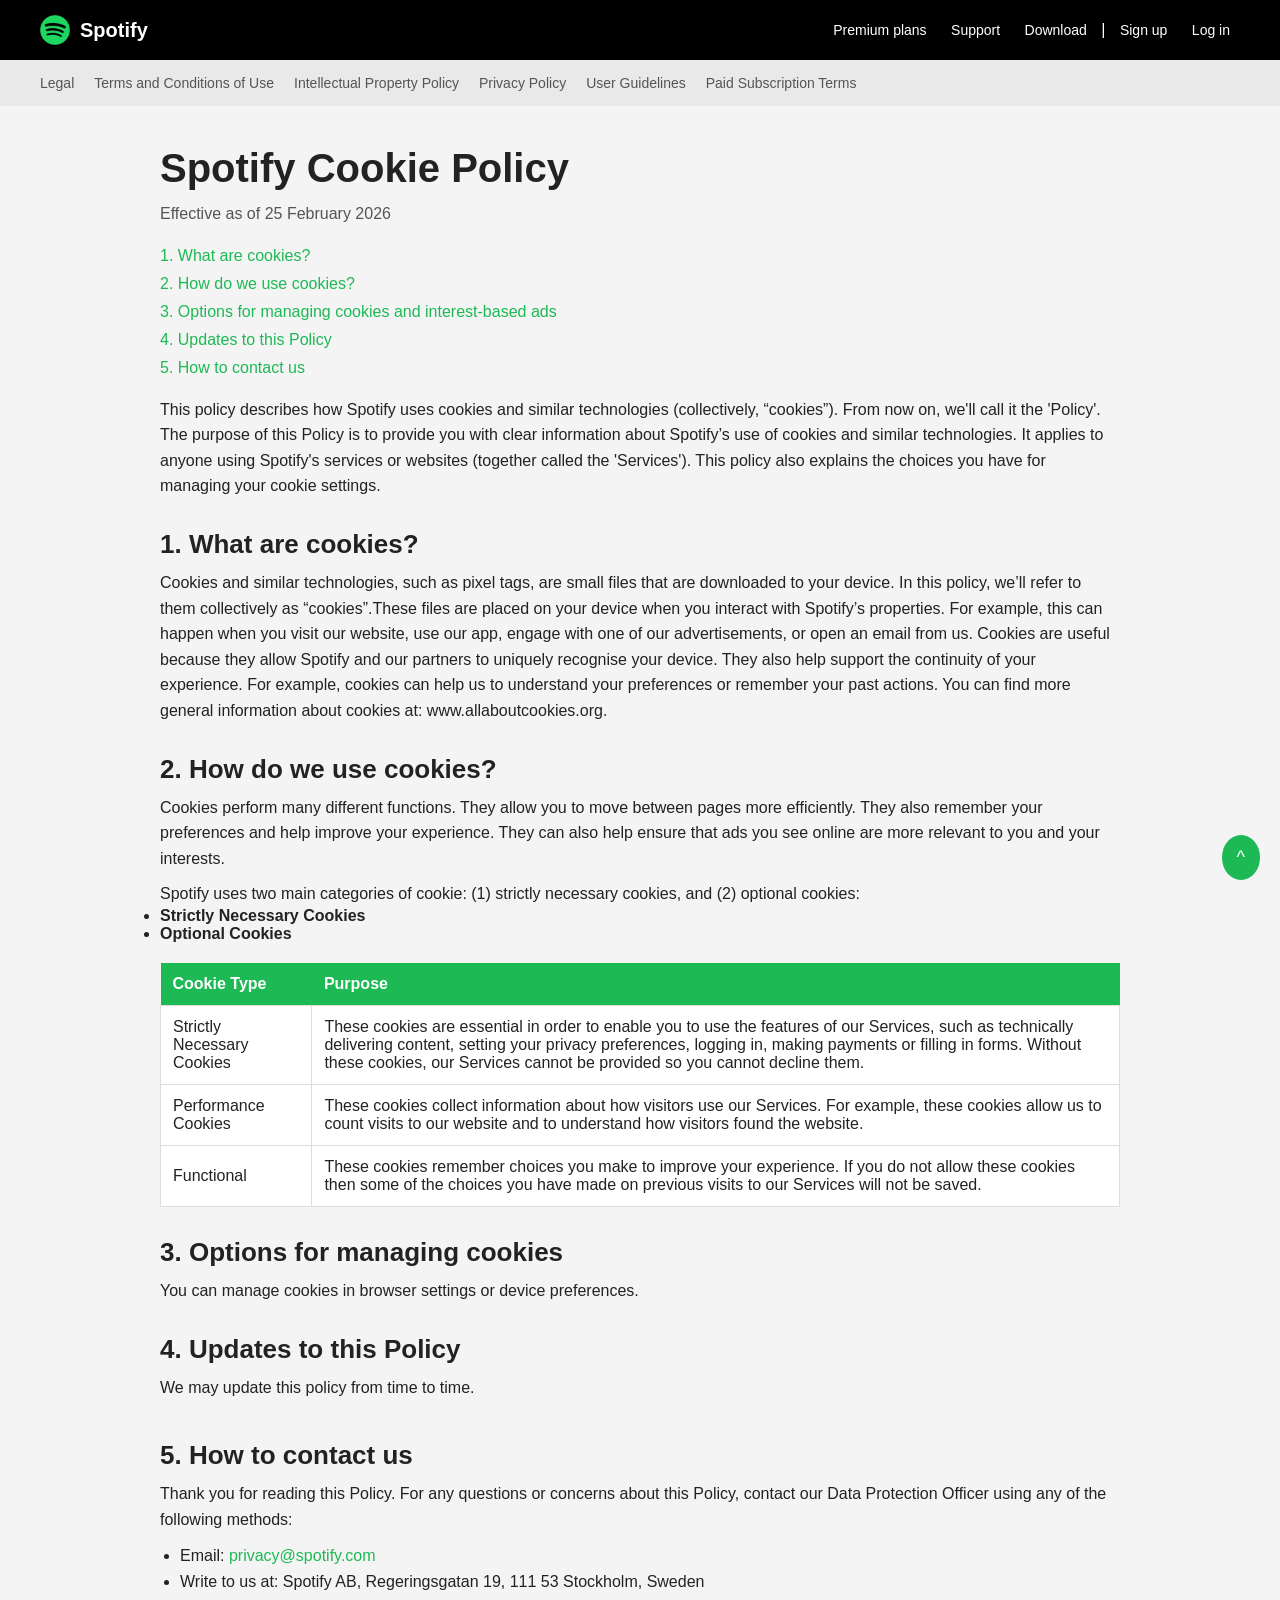
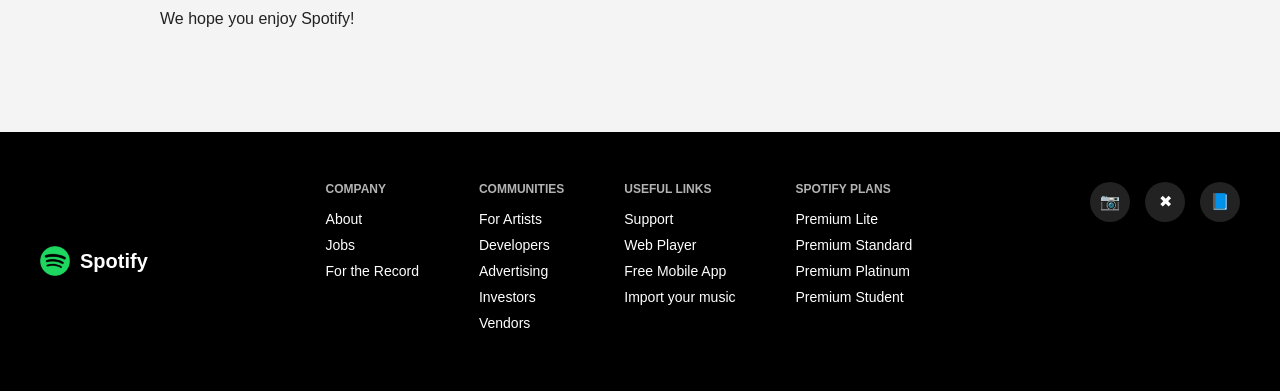
<file: html/cookies.html>
<!DOCTYPE html>
<html lang="en">
<head>
  <meta charset="UTF-8">
  <meta name="viewport" content="width=device-width, initial-scale=1.0">
  <title>Spotify Cookie Policy</title>
  <link rel="stylesheet" href="../css/cookies.css">
</head>
<body>

<!-- NAVBAR -->
<header class="navbar">
  <a href="../index.html" class="footer-logo">
  <img src="../favicon.ico" alt="Spotify">
  <span>Spotify</span>
</a>

  <nav>
    <a href="#">Premium plans</a>
    <a href="#">Support</a>
    <a href="#">Download</a>
    <span class="divider">|</span>
    <a href="signup.html">Sign up</a>
    <a href="login.html">Log in</a>
  </nav>
</header>

<!-- LEGAL NAV -->
<div class="subnav">
  <a href="#">Legal</a>
  <a href="#">Terms and Conditions of Use</a>
  <a href="#">Intellectual Property Policy</a>
  <a href="#">Privacy Policy</a>
  <a href="#">User Guidelines</a>
  <a href="#">Paid Subscription Terms</a>
</div>

<!-- CONTENT -->
<main class="container">

  <h1>Spotify Cookie Policy</h1>
  <p class="date">Effective as of 25 February 2026</p>

  <!-- TOC -->
  <ul class="toc">
    <li>1. What are cookies?</li>
    <li>2. How do we use cookies?</li>
    <li>3. Options for managing cookies and interest-based ads</li>
    <li>4. Updates to this Policy</li>
    <li>5. How to contact us</li>
  </ul>

  <p class="intro">
    This policy describes how Spotify uses cookies and similar technologies (collectively, “cookies”). From now on, we'll call it the 'Policy'. The purpose of this Policy is to provide you with clear information about Spotify’s use of cookies and similar technologies. It applies to anyone using Spotify's services or websites (together called the 'Services'). This policy also explains the choices you have for managing your cookie settings.
  </p>

  <h2>1. What are cookies?</h2>
  <p>
    Cookies and similar technologies, such as pixel tags, are small files that are downloaded to your device. In this policy, we’ll refer to them collectively as “cookies”.These files are placed on your device when you interact with Spotify’s properties. For example, this can happen when you visit our website, use our app, engage with one of our advertisements, or open an email from us. Cookies are useful because they allow Spotify and our partners to uniquely recognise your device. They also help support the continuity of your experience. For example, cookies can help us to understand your preferences or remember your past actions. You can find more general information about cookies at: www.allaboutcookies.org.
  </p>

  <h2>2. How do we use cookies?</h2>
  <p>
    Cookies perform many different functions. They allow you to move between pages more efficiently. They also remember your preferences and help improve your experience. They can also help ensure that ads you see online are more relevant to you and your interests.
  </p>
  <p>Spotify uses two main categories of cookie: (1) strictly necessary cookies, and (2) optional cookies:</p>
<span></span>
  <ul>
    <li><strong>Strictly Necessary Cookies</strong></li>
    <li><strong>Optional Cookies</strong></li>
  </ul>

  <!-- TABLE -->
  <div class="table-wrapper">
    <table>
      <tr>
        <th>Cookie Type</th>
        <th>Purpose</th>
      </tr>
      <tr>
        <td>Strictly Necessary Cookies</td>
        <td>These cookies are essential in order to enable you to use the features of our Services, such as technically delivering content, setting your privacy preferences, logging in, making payments or filling in forms. Without these cookies, our Services cannot be provided so you cannot decline them.</td>
      </tr>
      <tr>
        <td>Performance Cookies</td>
        <td>These cookies collect information about how visitors use our Services. For example, these cookies allow us to count visits to our website and to understand how visitors found the website.</td>
      </tr>
       <tr>
        <td>Functional</td>
        <td>These cookies remember choices you make to improve your experience. If you do not allow these cookies then some of the choices you have made on previous visits to our Services will not be saved.</td>
      </tr>
    </table>
  </div>

  <h2>3. Options for managing cookies</h2>
  <p>
    You can manage cookies in browser settings or device preferences.
  </p>

  <h2>4. Updates to this Policy</h2>
  <p>We may update this policy from time to time.</p>
  <section class="contact">
  <h2>5. How to contact us</h2>

  <p>
    Thank you for reading this Policy. For any questions or concerns about this Policy,
    contact our Data Protection Officer using any of the following methods:
  </p>

  <ul class="contact-list">
    <li>
      Email: 
      <a href="mailto:privacy@spotify.com">privacy@spotify.com</a>
    </li>
    <li>
      Write to us at: 
      Spotify AB, Regeringsgatan 19, 111 53 Stockholm, Sweden
    </li>
  </ul>

  <p class="closing">We hope you enjoy Spotify!</p>
</section>

</main>

<!-- SCROLL BUTTON -->
<button id="topBtn" onclick="scrollTopSmooth()">^</button>

<script>
function scrollTopSmooth() {
  window.scrollTo({ top: 0, behavior: "smooth" });
}
</script>
<footer class="footer">

  <div class="footer-container">

    <!-- Logo -->
    <a href="../index.html" class="footer-logo">
  <img src="../favicon.ico" alt="Spotify">
  <span>Spotify</span>
</a>

    <!-- Links -->
    <div class="footer-links">

      <div class="col">
        <h4>COMPANY</h4>
        <a href="#">About</a>
        <a href="#">Jobs</a>
        <a href="#">For the Record</a>
      </div>

      <div class="col">
        <h4>COMMUNITIES</h4>
        <a href="#">For Artists</a>
        <a href="#">Developers</a>
        <a href="#">Advertising</a>
        <a href="#">Investors</a>
        <a href="#">Vendors</a>
      </div>

      <div class="col">
        <h4>USEFUL LINKS</h4>
        <a href="#">Support</a>
        <a href="#">Web Player</a>
        <a href="#">Free Mobile App</a>
        <a href="#">Import your music</a>
      </div>

      <div class="col">
        <h4>SPOTIFY PLANS</h4>
        <a href="#">Premium Lite</a>
        <a href="#">Premium Standard</a>
        <a href="#">Premium Platinum</a>
        <a href="#">Premium Student</a>
      </div>

    </div>

    <!-- Social Icons -->
    <div class="social">
      <div>📷</div>
      <div>✖</div>
      <div>📘</div>
    </div>

  </div>

</footer>
</body>
</html>
</file>
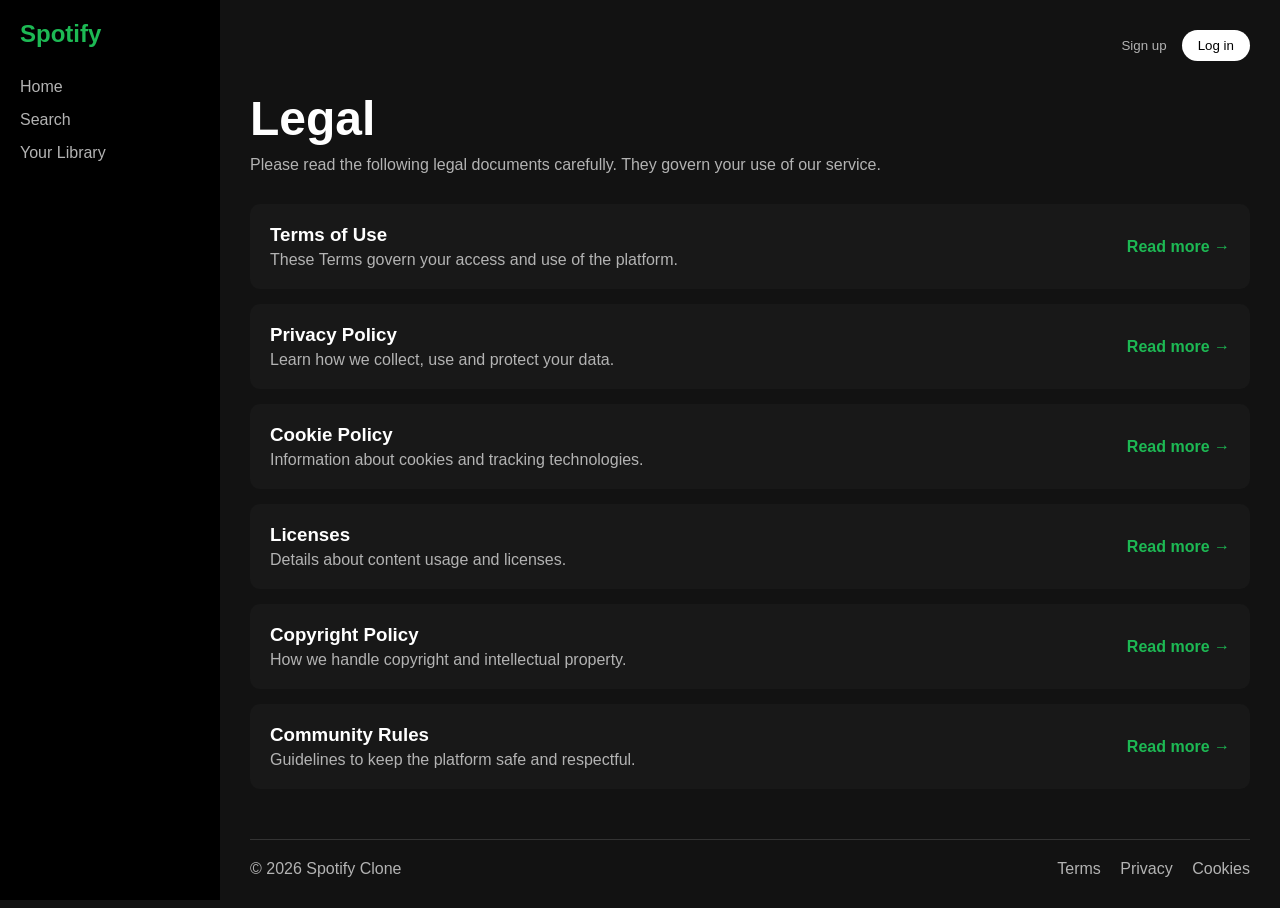
<file: html/legal.html>
<!DOCTYPE html>
<html lang="en">
<head>
  <meta charset="UTF-8">
  <title>Legal - Spotify Clone</title>
  <link rel="stylesheet" href="../css/legal.css">
</head>
<body>

  <div class="container">
    
    <!-- Sidebar -->
    <aside class="sidebar">
      <h2 class="logo">Spotify</h2>
      <ul>
        <li><a href="../index.html">Home</a></li>
  <li><a href="search.html">Search</a></li>
  <li><a href="library.html">Your Library</a></li>
      </ul>
    </aside>

    <!-- Main Content -->
    <main class="main">
      <div class="topbar">
        <button class="btn" onclick="goToPage()">Sign up</button>
        <button class="btn login" onclick="logIn()">Log in</button>
      </div>

      <h1>Legal</h1>
      <p class="subtitle">
        Please read the following legal documents carefully. They govern your use of our service.
      </p>

      <div class="legal-list">

        <div class="card">
          <div>
            <h3>Terms of Use</h3>
            <p>These Terms govern your access and use of the platform.</p>
          </div>
          <a href="#">Read more →</a>
        </div>

        <div class="card">
          <div>
            <h3>Privacy Policy</h3>
            <p>Learn how we collect, use and protect your data.</p>
          </div>
          <a href="#">Read more →</a>
        </div>

        <div class="card">
          <div>
            <h3>Cookie Policy</h3>
            <p>Information about cookies and tracking technologies.</p>
          </div>
          <a href="#">Read more →</a>
        </div>

        <div class="card">
          <div>
            <h3>Licenses</h3>
            <p>Details about content usage and licenses.</p>
          </div>
          <a href="#">Read more →</a>
        </div>

        <div class="card">
          <div>
            <h3>Copyright Policy</h3>
            <p>How we handle copyright and intellectual property.</p>
          </div>
          <a href="#">Read more →</a>
        </div>

        <div class="card">
          <div>
            <h3>Community Rules</h3>
            <p>Guidelines to keep the platform safe and respectful.</p>
          </div>
          <a href="#">Read more →</a>
        </div>

      </div>

      <!-- Footer -->
      <footer>
        <p>© 2026 Spotify Clone</p>
        <div class="footer-links">
          <a href="#">Terms</a>
          <a href="privacy.html">Privacy</a>
          <a href="#">Cookies</a>
        </div>
      </footer>

    </main>

  </div>
<script> function goToPage() {
  window.location.href = "signup.html";}
  function logIn(){
    window.location.href="login.html"
}
</script>
</body>
</html>
</file>
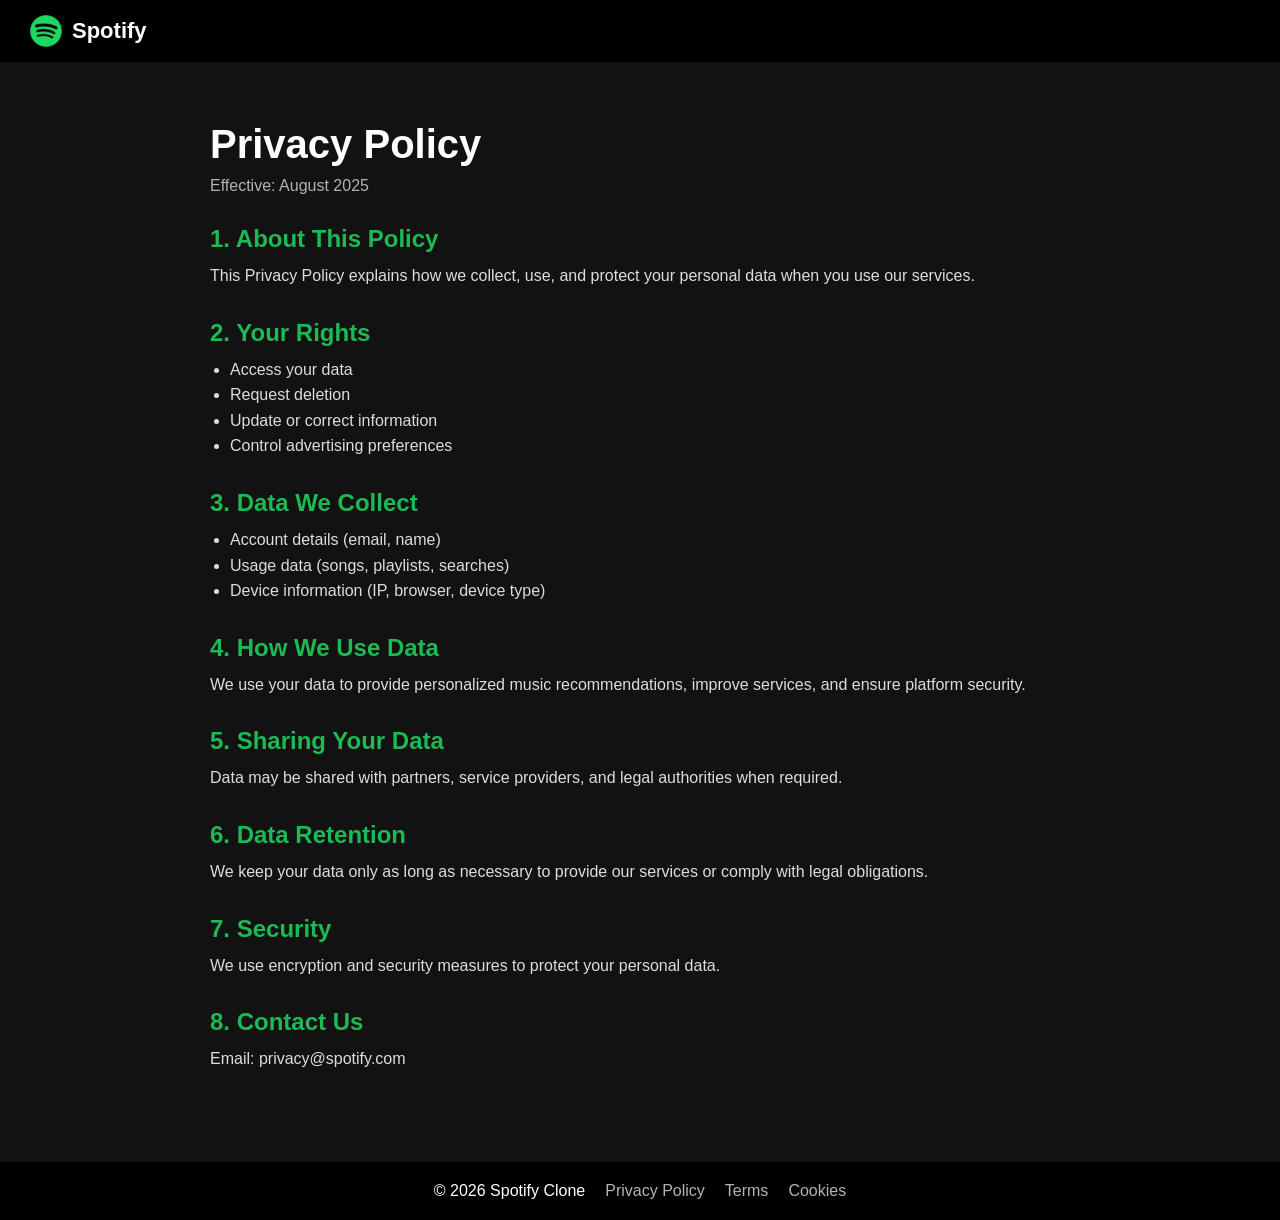
<file: html/privacy.html>
<!DOCTYPE html>
<html lang="en">
<head>
  <meta charset="UTF-8">
  <meta name="viewport" content="width=device-width, initial-scale=1.0">
  <title>Spotify - Privacy Policy</title>
  <link rel="stylesheet" href="../css/privacy.css">
</head>
<body>

  <!-- Navbar -->
  <header class="navbar">
     <a href="../index.html" class="logo">
    <img src="../favicon.ico" alt="Spotify">
    <span>Spotify</span>
  </a>
  </header>

  <!-- Main Content -->
  <main class="container">
    <h1>Privacy Policy</h1>
    <p class="updated">Effective: August 2025</p>

    <section>
      <h2>1. About This Policy</h2>
      <p>
        This Privacy Policy explains how we collect, use, and protect your personal data when you use our services.
      </p>
    </section>

    <section>
      <h2>2. Your Rights</h2>
      <ul>
        <li>Access your data</li>
        <li>Request deletion</li>
        <li>Update or correct information</li>
        <li>Control advertising preferences</li>
      </ul>
    </section>

    <section>
      <h2>3. Data We Collect</h2>
      <ul>
        <li>Account details (email, name)</li>
        <li>Usage data (songs, playlists, searches)</li>
        <li>Device information (IP, browser, device type)</li>
      </ul>
    </section>

    <section>
      <h2>4. How We Use Data</h2>
      <p>
        We use your data to provide personalized music recommendations,
        improve services, and ensure platform security.
      </p>
    </section>

    <section>
      <h2>5. Sharing Your Data</h2>
      <p>
        Data may be shared with partners, service providers, and legal authorities when required.
      </p>
    </section>

    <section>
      <h2>6. Data Retention</h2>
      <p>
        We keep your data only as long as necessary to provide our services or comply with legal obligations.
      </p>
    </section>

    <section>
      <h2>7. Security</h2>
      <p>
        We use encryption and security measures to protect your personal data.
      </p>
    </section>

    <section>
      <h2>8. Contact Us</h2>
      <p>Email: privacy@spotify.com</p>
    </section>

  </main>

  <!-- Footer -->
  <footer>
    <div class="footer-content">
      <p>© 2026 Spotify Clone</p>
      <a href="#">Privacy Policy</a>
      <a href="#">Terms</a>
      <a href="#">Cookies</a>
    </div>
  </footer>

</body>
</html>
</file>
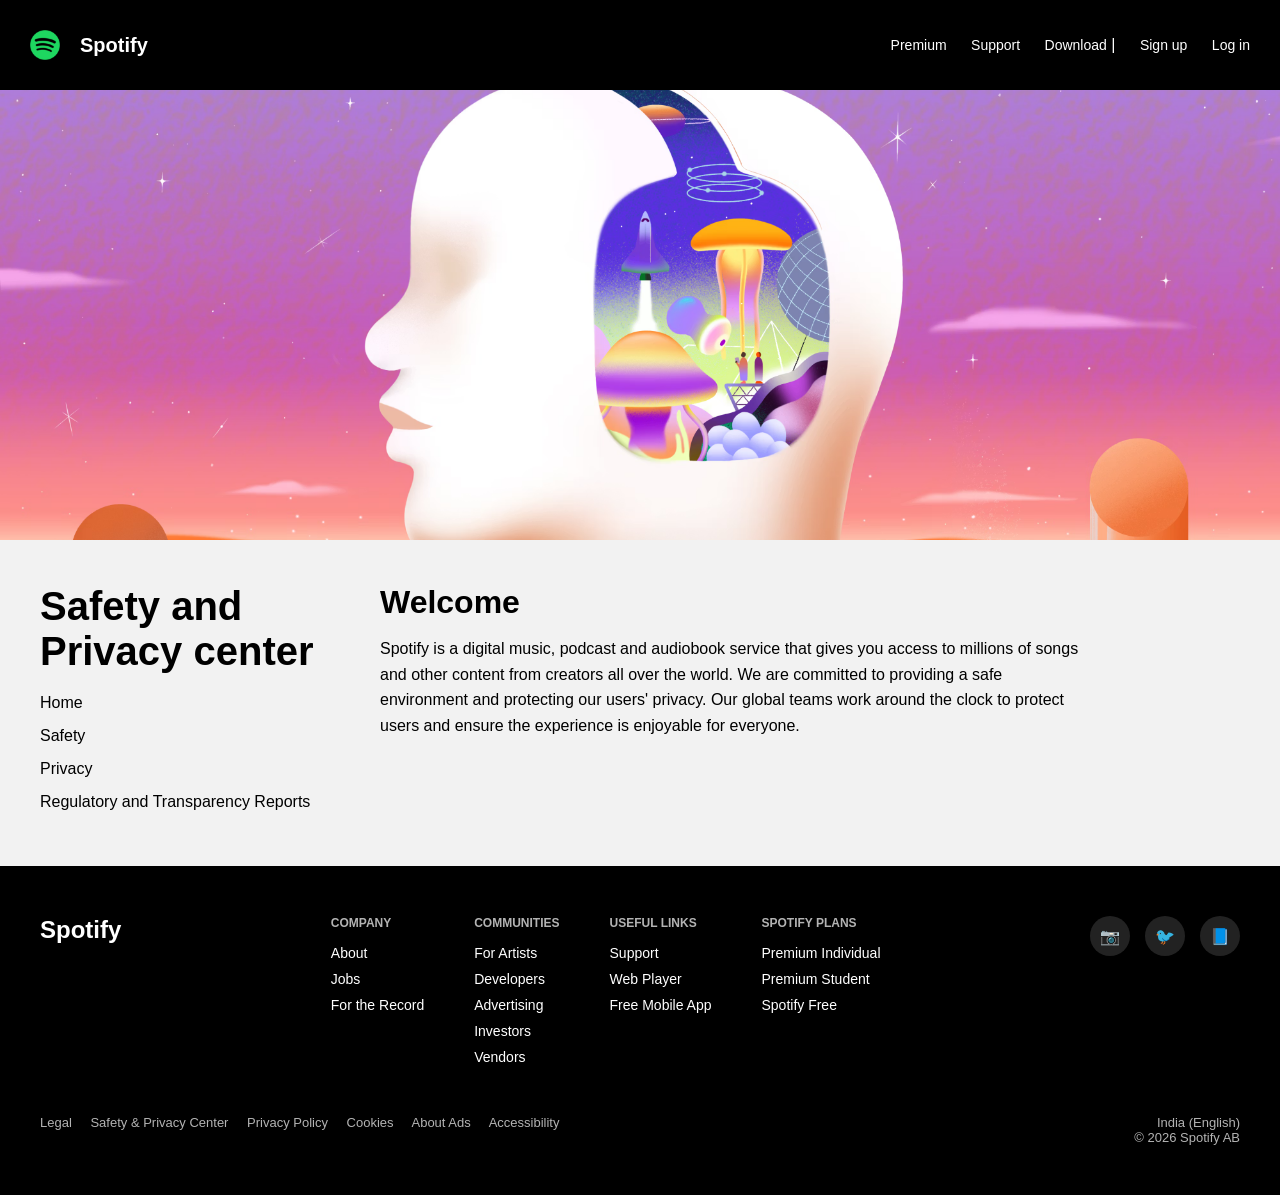
<file: html/safety.html>
<!DOCTYPE html>
<html lang="en">
<head>
  <meta charset="UTF-8">
  <meta name="viewport" content="width=device-width, initial-scale=1.0">
  <title>Safety & Privacy</title>
  <link rel="stylesheet" href="../css/saftey.css">
</head>
<body>

<!-- Top Navbar -->
<header class="navbar">
  <a href="../index.html" class="logo">
  <img src="../favicon.ico" alt="Spotify">
  <span>Spotify</span>
</a>
  <nav>
    <a href="#">Premium</a>
    <a href="#">Support</a>
    <a href="#">Download</a>
    <span>|</span>
    <a href="signup.html">Sign up</a>
    <a href="login.html">Log in</a>
  </nav>
</header>

<!-- Hero Banner -->
<section class="hero">
  <img src="../img/saftey.avif" alt="banner">
</section>

<!-- Main Layout -->
<div class="container">

  <!-- Sidebar -->
  <aside class="sidebar">
    <h1>Safety and<br>Privacy center</h1>

    <ul>
      <li>Home</li>
      <li>Safety</li>
      <li>Privacy</li>
      <li>Regulatory and Transparency Reports</li>
    </ul>
  </aside>

  <!-- Content -->
  <main class="content">
    <h2>Welcome</h2>
    <p>
      Spotify is a digital music, podcast and audiobook service that gives you access to millions of songs and other content from creators all over the world.
      We are committed to providing a safe environment and protecting our users' privacy.
      Our global teams work around the clock to protect users and ensure the experience is enjoyable for everyone.
    </p>
  </main>

</div>

<footer class="footer">

  <div class="footer-top">

    <!-- Logo -->
    <div class="footer-logo">
       
      <h2>Spotify</h2>
    </div>

    <!-- Links -->
    <div class="footer-links">

      <div class="column">
        <h4>COMPANY</h4>
        <a href="#">About</a>
        <a href="#">Jobs</a>
        <a href="#">For the Record</a>
      </div>

      <div class="column">
        <h4>COMMUNITIES</h4>
        <a href="#">For Artists</a>
        <a href="#">Developers</a>
        <a href="#">Advertising</a>
        <a href="#">Investors</a>
        <a href="#">Vendors</a>
      </div>

      <div class="column">
        <h4>USEFUL LINKS</h4>
        <a href="#">Support</a>
        <a href="#">Web Player</a>
        <a href="#">Free Mobile App</a>
      </div>

      <div class="column">
        <h4>SPOTIFY PLANS</h4>
        <a href="#">Premium Individual</a>
        <a href="#">Premium Student</a>
        <a href="#">Spotify Free</a>
      </div>

    </div>

    <!-- Social Icons -->
    <div class="social">
      <div>📷</div>
      <div>🐦</div>
      <div>📘</div>
    </div>

  </div>

  <!-- Bottom -->
  <div class="footer-bottom">
    <div class="bottom-links">
      <a href="legal.html">Legal</a>
      <a href="#">Safety & Privacy Center</a>
      <a href="privacy.html">Privacy Policy</a>
      <a href="#">Cookies</a>
      <a href="#">About Ads</a>
      <a href="#">Accessibility</a>
    </div>

    <div class="copyright">
      <p>India (English)</p>
      <p>© 2026 Spotify AB</p>
    </div>
  </div>

</footer>
</body>
</html>
</file>
<file: css/cookies.css>
* {
  margin: 0;
  padding: 0;
  box-sizing: border-box;
  font-family: Arial, sans-serif;
}

body {
  background: #f4f4f4;
  color: #222;
}

/* NAVBAR */
.navbar {
  background: #000;
  color: white;
  display: flex;
  justify-content: space-between;
  align-items: center;
  padding: 15px 40px;
}

.logo {
  display: flex;
  align-items: center;
  font-weight: bold;
}

.logo img {
  width: 30px;
  margin-right: 10px;
}

.navbar nav a {
  color: white;
  margin: 0 10px;
  text-decoration: none;
  font-size: 14px;
}

/* SUBNAV */
.subnav {
  background: #e9e9e9;
  padding: 15px 40px;
  display: flex;
  flex-wrap: wrap;
  gap: 20px;
}

.subnav a {
  color: #555;
  text-decoration: none;
  font-size: 14px;
}

/* CONTENT */
.container {
  max-width: 1000px;
  margin: auto;
  padding: 40px 20px;
  background: #f4f4f4;
}

h1 {
  font-size: 40px;
  margin-bottom: 10px;
}

.date {
  color: #555;
  margin-bottom: 20px;
}

/* TOC */
.toc {
  list-style: none;
  margin-bottom: 20px;
}

.toc li {
  color: #1db954;
  margin-bottom: 10px;
  cursor: pointer;
}

/* TEXT */
h2 {
  margin-top: 30px;
  font-size: 26px;
}

p {
  margin-top: 10px;
  line-height: 1.6;
}

/* TABLE */
.table-wrapper {
  overflow-x: auto;
  margin-top: 20px;
}

table {
  width: 100%;
  border-collapse: collapse;
}

th {
  background: #1db954;
  color: white;
  padding: 12px;
  text-align: left;
}

td {
  padding: 12px;
  border: 1px solid #ddd;
  background: white;
}

/* SCROLL BUTTON */
#topBtn {
  position: fixed;
  bottom: 20px;
  right: 20px;
  background: #1db954;
  color: white;
  border: none;
  padding: 12px 15px;
  border-radius: 50%;
  font-size: 18px;
  cursor: pointer;
}

/* RESPONSIVE */

/* Tablet */
@media (max-width: 992px) {
  h1 {
    font-size: 32px;
  }
}

/* Mobile */
@media (max-width: 768px) {

  .navbar {
    flex-direction: column;
    align-items: flex-start;
  }

  .navbar nav {
    margin-top: 10px;
    flex-wrap: wrap;
  }

  .subnav {
    flex-direction: column;
    gap: 10px;
  }

  h1 {
    font-size: 26px;
  }

  h2 {
    font-size: 22px;
  }

  .container {
    padding: 20px;
  }
}

/* Small mobile */
@media (max-width: 480px) {
  .navbar nav a {
    font-size: 12px;
  }

  .toc li {
    font-size: 14px;
  }
}
/* FOOTER */
.footer {
  background: #000;
  color: white;
  padding: 50px 40px;
  margin-top: 50px;
}

.footer-container {
  display: flex;
  justify-content: space-between;
  flex-wrap: wrap;
  gap: 40px;
}

/* Logo */
.footer-logo {
  display: flex;
  align-items: center;
  font-weight: bold;
  font-size: 20px;
}

.footer-logo img {
  width: 30px;
  margin-right: 10px;
}

/* Links */
.footer-links {
  display: flex;
  gap: 60px;
  flex-wrap: wrap;
}

.col h4 {
  color: #b3b3b3;
  font-size: 12px;
  margin-bottom: 15px;
}

.col a {
  display: block;
  color: white;
  text-decoration: none;
  margin-bottom: 10px;
  font-size: 14px;
}

.col a:hover {
  color: #1db954;
}

/* Social */
.social {
  display: flex;
  gap: 15px;
}

.social div {
  width: 40px;
  height: 40px;
  background: #222;
  display: flex;
  align-items: center;
  justify-content: center;
  border-radius: 50%;
  cursor: pointer;
}

.social div:hover {
  background: #1db954;
}

/* RESPONSIVE */
@media (max-width: 768px) {

  .footer-container {
    flex-direction: column;
    gap: 30px;
  }

  .footer-links {
    flex-direction: column;
    gap: 25px;
  }

  .social {
    justify-content: flex-start;
  }
}
.footer-logo {
  display: flex;
  align-items: center;
  font-weight: bold;
  font-size: 20px;
  text-decoration: none;
  color: white;
}

.footer-logo img {
  width: 30px;
  margin-right: 10px;
}

.footer-logo:hover {
  color: #1db954;
}
.contact {
  margin-top: 40px;
}

.contact h2 {
  font-size: 26px;
  margin-bottom: 10px;
}

.contact p {
  margin-bottom: 10px;
  line-height: 1.6;
}

.contact-list {
  margin: 15px 0;
  padding-left: 20px;
}

.contact-list li {
  margin-bottom: 8px;
}

.contact-list a {
  color: #1db954;
  text-decoration: none;
}

.contact-list a:hover {
  text-decoration: underline;
}

.closing {
  margin-top: 15px;
  font-weight: 500;
}
</file>
<file: css/legal.css>
* {
  margin: 0;
  padding: 0;
  box-sizing: border-box;
  font-family: Arial, sans-serif;
}

body {
  background-color: #121212;
  color: white;
}

/* Layout */
.container {
  display: flex;
}

/* Sidebar */
.sidebar {
  width: 220px;
  background: black;
  padding: 20px;
  height: 100vh;
}

.logo {
  margin-bottom: 30px;
  color: #1db954;
}

.sidebar ul {
  list-style: none;
}

.sidebar li {
  margin: 15px 0;
  color: #b3b3b3;
  cursor: pointer;
}

/* Main */
.main {
  flex: 1;
  padding: 30px;
}

/* Topbar */
.topbar {
  display: flex;
  justify-content: flex-end;
  margin-bottom: 30px;
}

.btn {
  background: transparent;
  border: none;
  color: #b3b3b3;
  margin-left: 15px;
  cursor: pointer;
}

.login {
  background: white;
  color: black;
  padding: 8px 16px;
  border-radius: 20px;
}

/* Title */
h1 {
  font-size: 48px;
  margin-bottom: 10px;
}

.subtitle {
  color: #b3b3b3;
  margin-bottom: 30px;
}

/* Cards */
.legal-list {
  display: flex;
  flex-direction: column;
  gap: 15px;
}

.card {
  background: #181818;
  padding: 20px;
  border-radius: 10px;
  display: flex;
  justify-content: space-between;
  align-items: center;
  transition: 0.3s;
}

.card:hover {
  background: #282828;
}

.card h3 {
  margin-bottom: 5px;
}

.card p {
  color: #b3b3b3;
}

.card a {
  color: #1db954;
  text-decoration: none;
  font-weight: bold;
}

/* Footer */
footer {
  margin-top: 50px;
  border-top: 1px solid #333;
  padding-top: 20px;
  display: flex;
  justify-content: space-between;
  color: #b3b3b3;
}

.footer-links a {
  margin-left: 15px;
  color: #b3b3b3;
  text-decoration: none;
}
.sidebar a {
  text-decoration: none;
  color: #b3b3b3;
  display: block;
}

.sidebar a:hover {
  color: white;
}
/* =========================
   Responsive Design
========================= */

/* Tablets */
@media (max-width: 1024px) {
  .sidebar {
    width: 180px;
  }

  h1 {
    font-size: 36px;
  }
}

/* Mobile Devices */
@media (max-width: 768px) {

  .container {
    flex-direction: column;
  }

  /* Sidebar becomes top navbar */
  .sidebar {
    width: 100%;
    height: auto;
    display: flex;
    justify-content: space-between;
    align-items: center;
  }

  .sidebar ul {
    display: flex;
    gap: 15px;
  }

  .sidebar li {
    margin: 0;
  }

  /* Main content spacing */
  .main {
    padding: 20px;
  }

  /* Topbar buttons */
  .topbar {
    justify-content: space-between;
  }

  /* Cards stack nicely */
  .card {
    flex-direction: column;
    align-items: flex-start;
    gap: 10px;
  }

  /* Footer stacked */
  footer {
    flex-direction: column;
    gap: 10px;
    text-align: center;
  }

  .footer-links {
    margin-top: 10px;
  }
}

/* Small Mobile */
@media (max-width: 480px) {

  h1 {
    font-size: 28px;
  }

  .subtitle {
    font-size: 14px;
  }

  .btn {
    font-size: 14px;
  }

  .login {
    padding: 6px 12px;
  }

  .card {
    padding: 15px;
  }
}
</file>
<file: css/privacy.css>
* {
  margin: 0;
  padding: 0;
  box-sizing: border-box;
  font-family: Arial, sans-serif;
}

body {
  background-color: #121212;
  color: #fff;
}

/* Navbar */
.navbar {
  background: #000;
  padding: 15px 30px;
}

.logo {
  display: flex;
  align-items: center;
  font-size: 22px;
  font-weight: bold;
}

.logo img {
  width: 32px;
  margin-right: 10px;
}

/* Container */
.container {
  max-width: 900px;
  margin: 40px auto;
  padding: 20px;
}

.container h1 {
  font-size: 40px;
  margin-bottom: 10px;
}

.updated {
  color: #b3b3b3;
  margin-bottom: 30px;
}

section {
  margin-bottom: 30px;
}

section h2 {
  color: #1db954;
  margin-bottom: 10px;
}

section p, section ul {
  color: #ddd;
  line-height: 1.6;
}

ul {
  padding-left: 20px;
}

/* Footer */
footer {
  background: #000;
  padding: 20px;
  margin-top: 40px;
}

.footer-content {
  display: flex;
  justify-content: center;
  gap: 20px;
}

.footer-content a {
  color: #b3b3b3;
  text-decoration: none;
}

.footer-content a:hover {
  color: #1db954;
}

/* Responsive */
@media (max-width: 768px) {
  .container {
    padding: 15px;
  }

  .container h1 {
    font-size: 28px;
  }
}.logo {
  display: flex;
  align-items: center;
  font-size: 22px;
  font-weight: bold;
  text-decoration: none;
  color: #fff;
}

.logo img {
  width: 32px;
  margin-right: 10px;
}
</file>
<file: css/saftey.css>
* {
  margin: 0;
  padding: 0;
  box-sizing: border-box;
  font-family: Arial, sans-serif;
}

body {
  background: #f2f2f2;
}

/* Navbar */
.navbar {
  background: black;
  color: white;
  display: flex;
  justify-content: space-between;
  padding: 30px 30px;
  align-items: center;
}
.logo {
  display: flex;
  align-items: center;   /* vertical alignment */
  gap: 10px;             /* space between image & text */
  font-size: 20px;
  font-weight: bold;
  color: white;
}

.logo img {
  width: 30px;
  height: 30px;
  object-fit: contain;
}

.navbar nav a {
  color: white;
  margin-left: 20px;
  text-decoration: none;
  font-size: 14px;
}

/* Hero */
.hero img {
  width: 100%;
  height: 450px;
  object-fit: cover;
}

/* Layout */
.container {
  display: flex;
  padding: 40px;
  gap: 40px;
}

/* Sidebar */
.sidebar {
  width: 300px;
}

.sidebar h1 {
  font-size: 40px;
  margin-bottom: 20px;
}

.sidebar ul {
  list-style: none;
}

.sidebar li {
  margin: 15px 0;
  font-weight: 500;
  cursor: pointer;
}

/* Content */
.content {
  flex: 1;
}

.content h2 {
  font-size: 32px;
  margin-bottom: 15px;
}

.content p {
  line-height: 1.6;
  max-width: 700px;
}

/* =========================
   RESPONSIVE DESIGN
========================= */

/* Tablet */
@media (max-width: 1024px) {
  .container {
    padding: 20px;
    gap: 20px;
  }

  .sidebar h1 {
    font-size: 32px;
  }
}

/* Mobile */
@media (max-width: 768px) {

  .container {
    flex-direction: column;
  }

  .sidebar {
    width: 100%;
  }

  .sidebar h1 {
    font-size: 28px;
  }

  .sidebar ul {
    display: flex;
    flex-wrap: wrap;
    gap: 15px;
  }

  .content h2 {
    font-size: 24px;
  }

  .hero img {
    height: 200px;
  }
}

/* Small Mobile */
@media (max-width: 480px) {

  .navbar {
    flex-direction: column;
    align-items: flex-start;
  }

  .navbar nav {
    margin-top: 10px;
  }

  .navbar nav a {
    margin-left: 10px;
    font-size: 12px;
  }

  .sidebar h1 {
    font-size: 24px;
  }

  .content p {
    font-size: 14px;
  }
}/* Footer */
.footer {
  background: black;
  color: white;
  padding: 50px 40px;
}

/* Top Section */
.footer-top {
  display: flex;
  justify-content: space-between;
  align-items: flex-start;
  flex-wrap: wrap;
  gap: 40px;
}

.footer-logo h2 {
  font-size: 24px;
}

/* Columns */
.footer-links {
  display: flex;
  gap: 50px;
  flex-wrap: wrap;
}

.column {
  display: flex;
  flex-direction: column;
}

.column h4 {
  color: #b3b3b3;
  font-size: 12px;
  margin-bottom: 15px;
}

.column a {
  text-decoration: none;
  color: white;
  margin-bottom: 10px;
  font-size: 14px;
}

.column a:hover {
  color: #1db954;
}

/* Social Icons */
.social {
  display: flex;
  gap: 15px;
}

.social div {
  background: #222;
  width: 40px;
  height: 40px;
  border-radius: 50%;
  display: flex;
  align-items: center;
  justify-content: center;
  cursor: pointer;
}

/* Bottom */
.footer-bottom {
  margin-top: 40px;
  display: flex;
  justify-content: space-between;
  flex-wrap: wrap;
  color: #b3b3b3;
  font-size: 13px;
  gap: 20px;
}

.bottom-links a {
  margin-right: 15px;
  text-decoration: none;
  color: #b3b3b3;
}

.bottom-links a:hover {
  color: white;
}

.copyright {
  text-align: right;
}

/* ======================
   RESPONSIVE
====================== */

/* Tablet */
@media (max-width: 768px) {

  .footer-top {
    flex-direction: column;
    align-items: flex-start;
  }

  .footer-links {
    gap: 30px;
  }

  .social {
    margin-top: 20px;
  }

  .footer-bottom {
    flex-direction: column;
    text-align: left;
  }

  .copyright {
    text-align: left;
  }
}

/* Mobile */
@media (max-width: 480px) {

  .footer {
    padding: 30px 20px;
  }

  .footer-links {
    flex-direction: column;
    gap: 20px;
  }

  .bottom-links {
    display: flex;
    flex-wrap: wrap;
    gap: 10px;
  }
}
.logo {
  display: flex;
  align-items: center;
  text-decoration: none;
  color: white;
  font-size: 20px;
  font-weight: bold;
}

.logo img {
  width: 30px;
  margin-right: 10px;
}

.logo:hover {
  color: #1db954;
}
</file>
